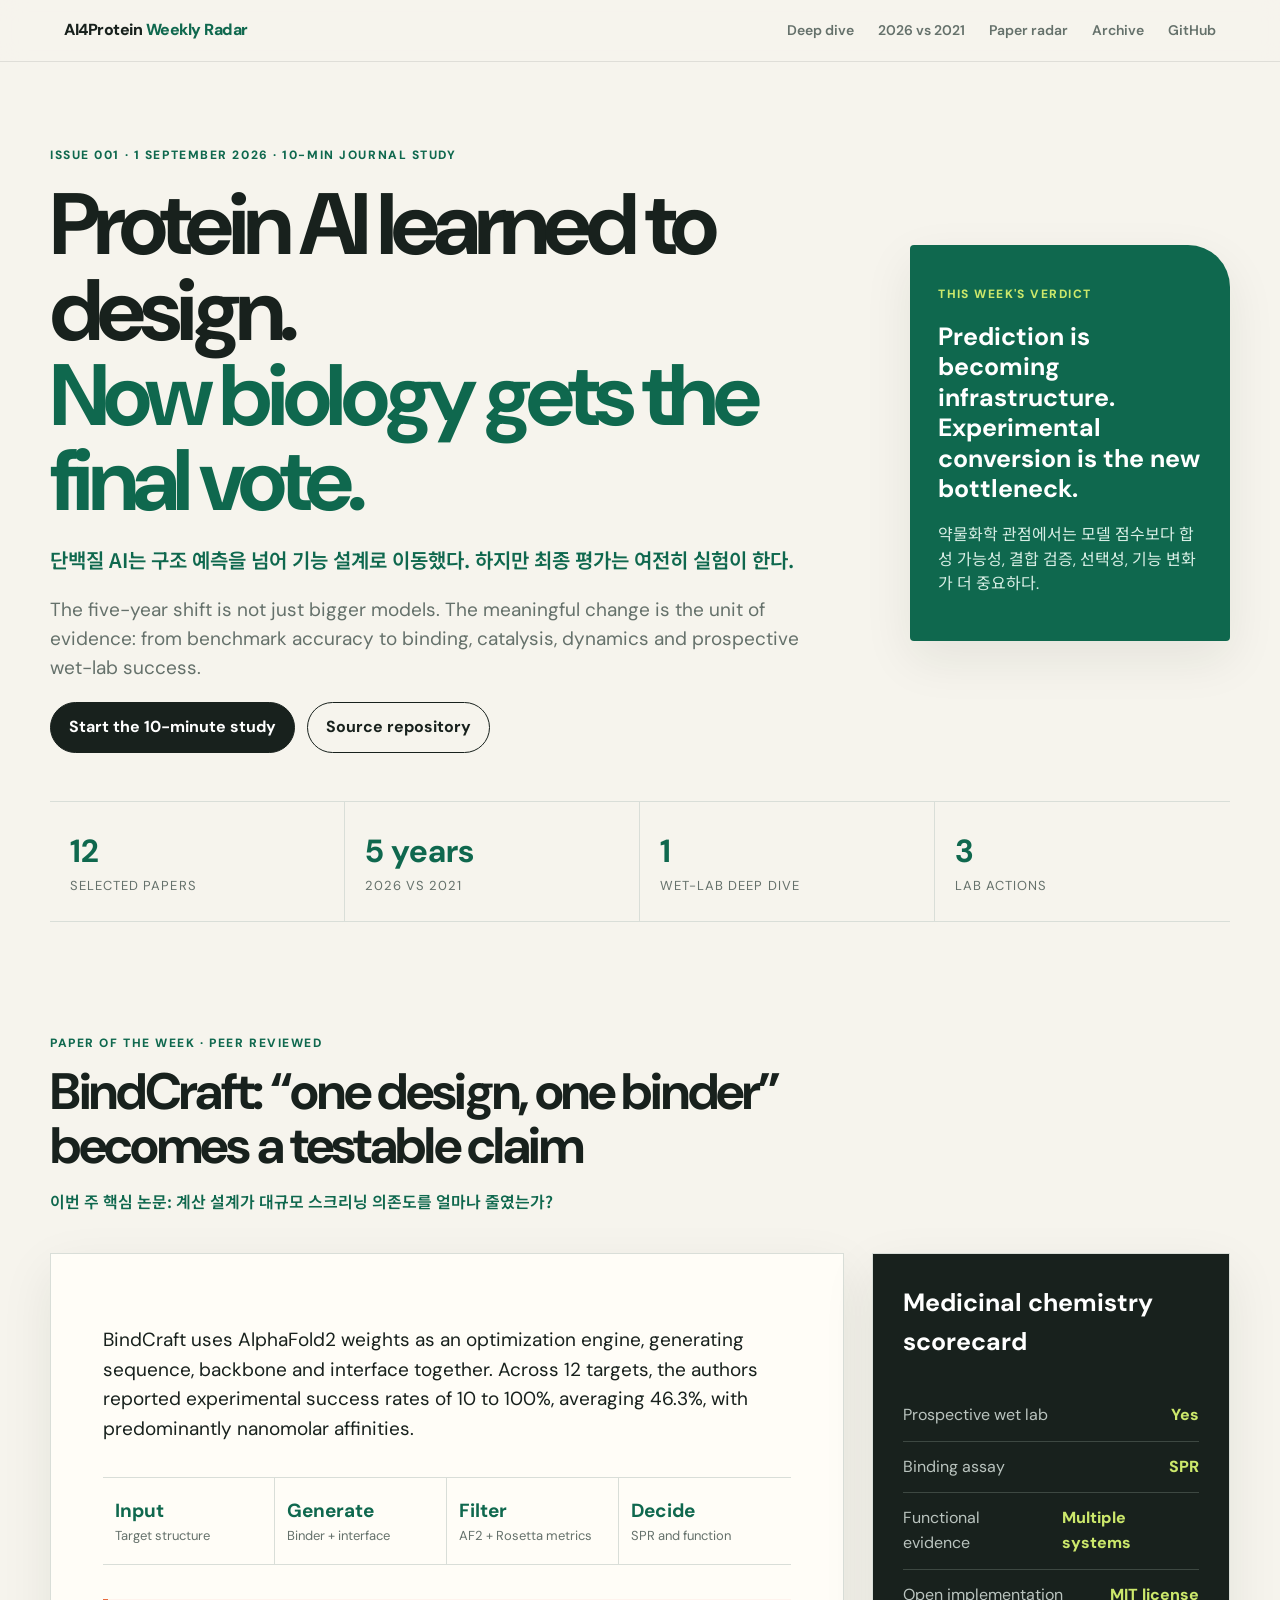
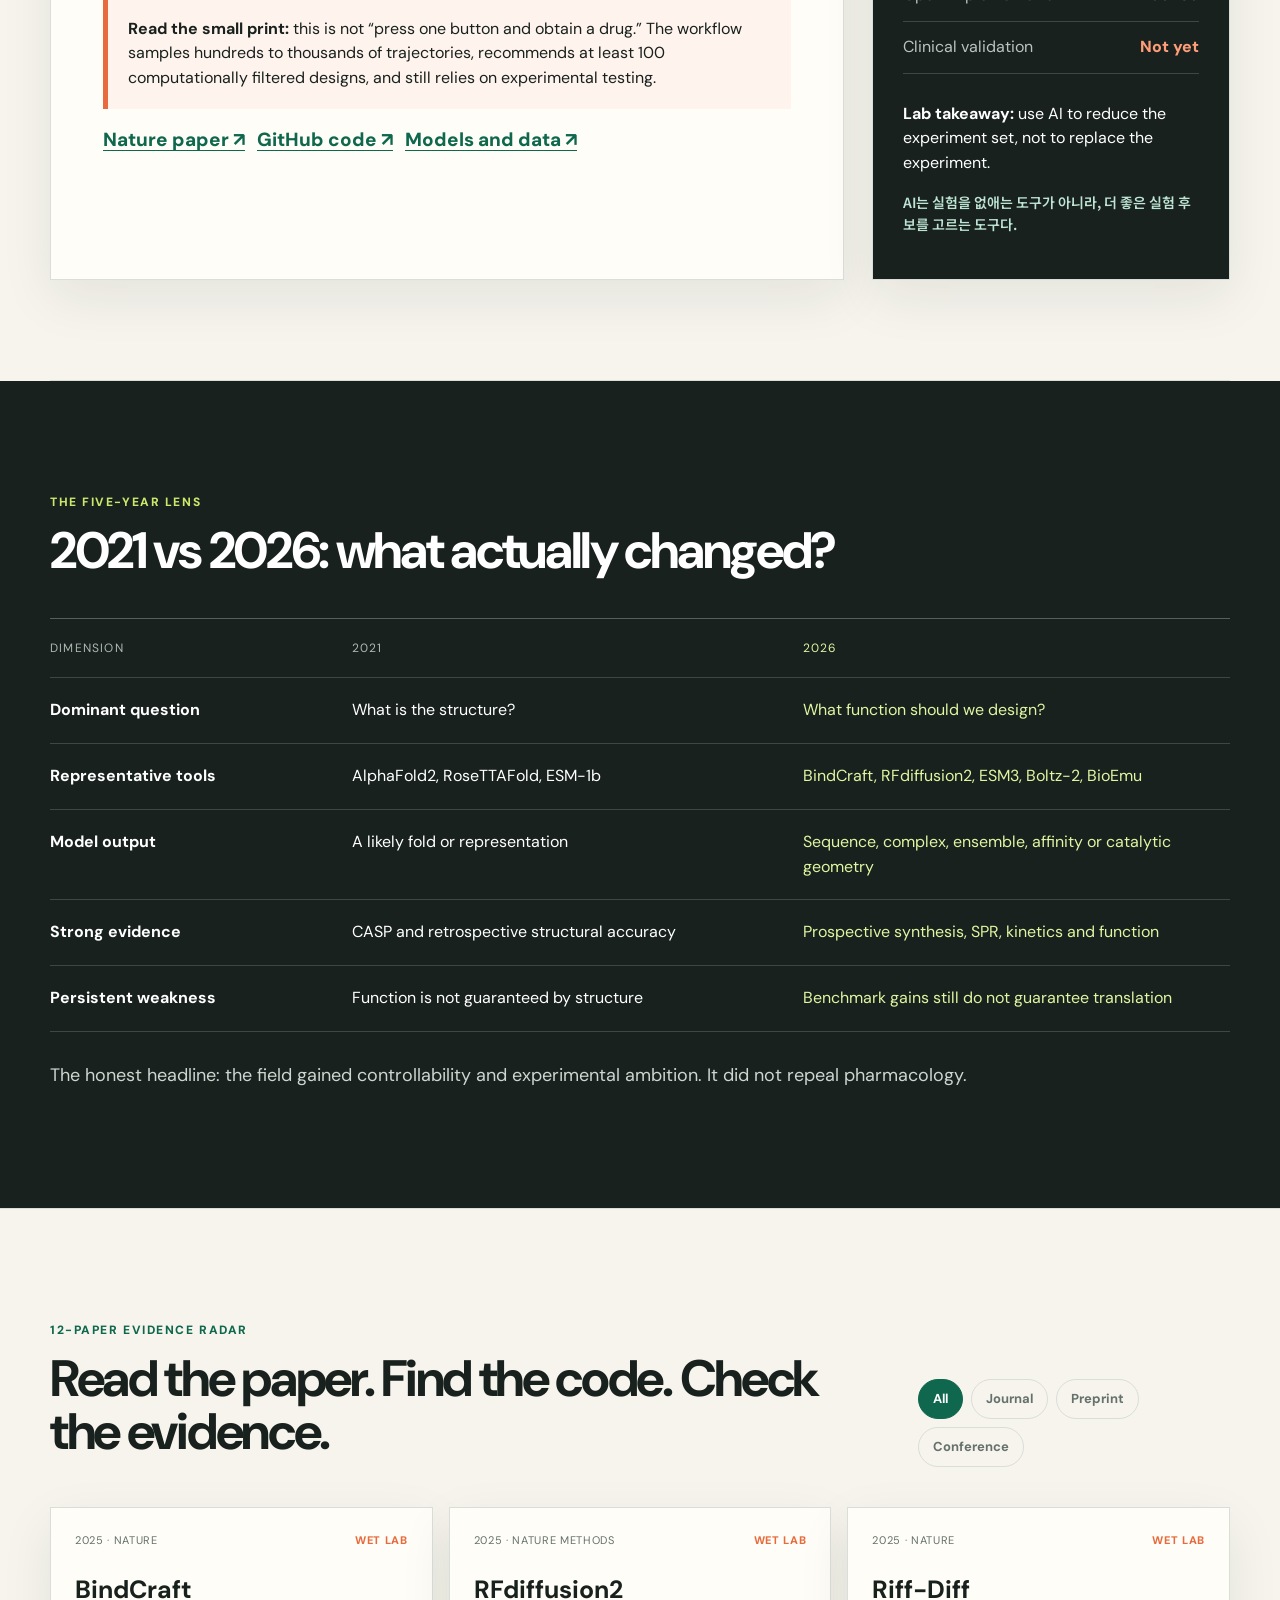
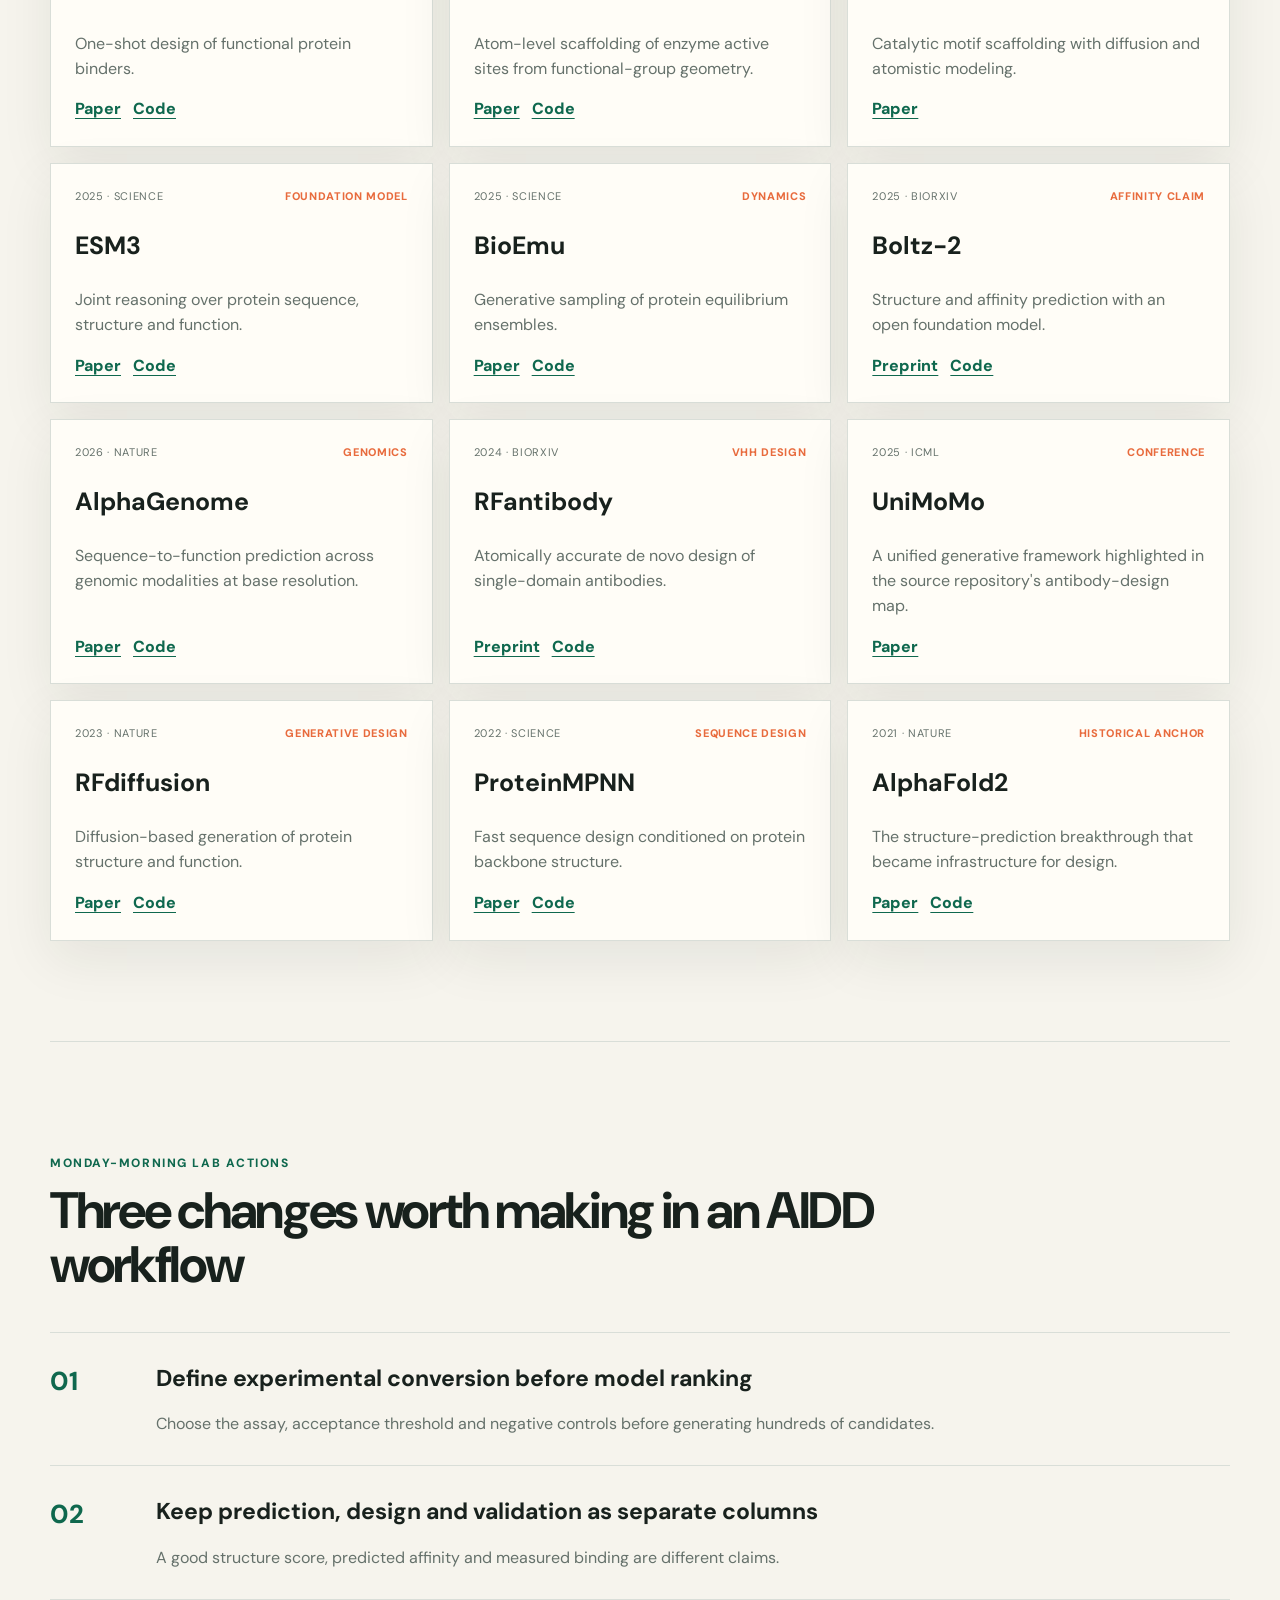
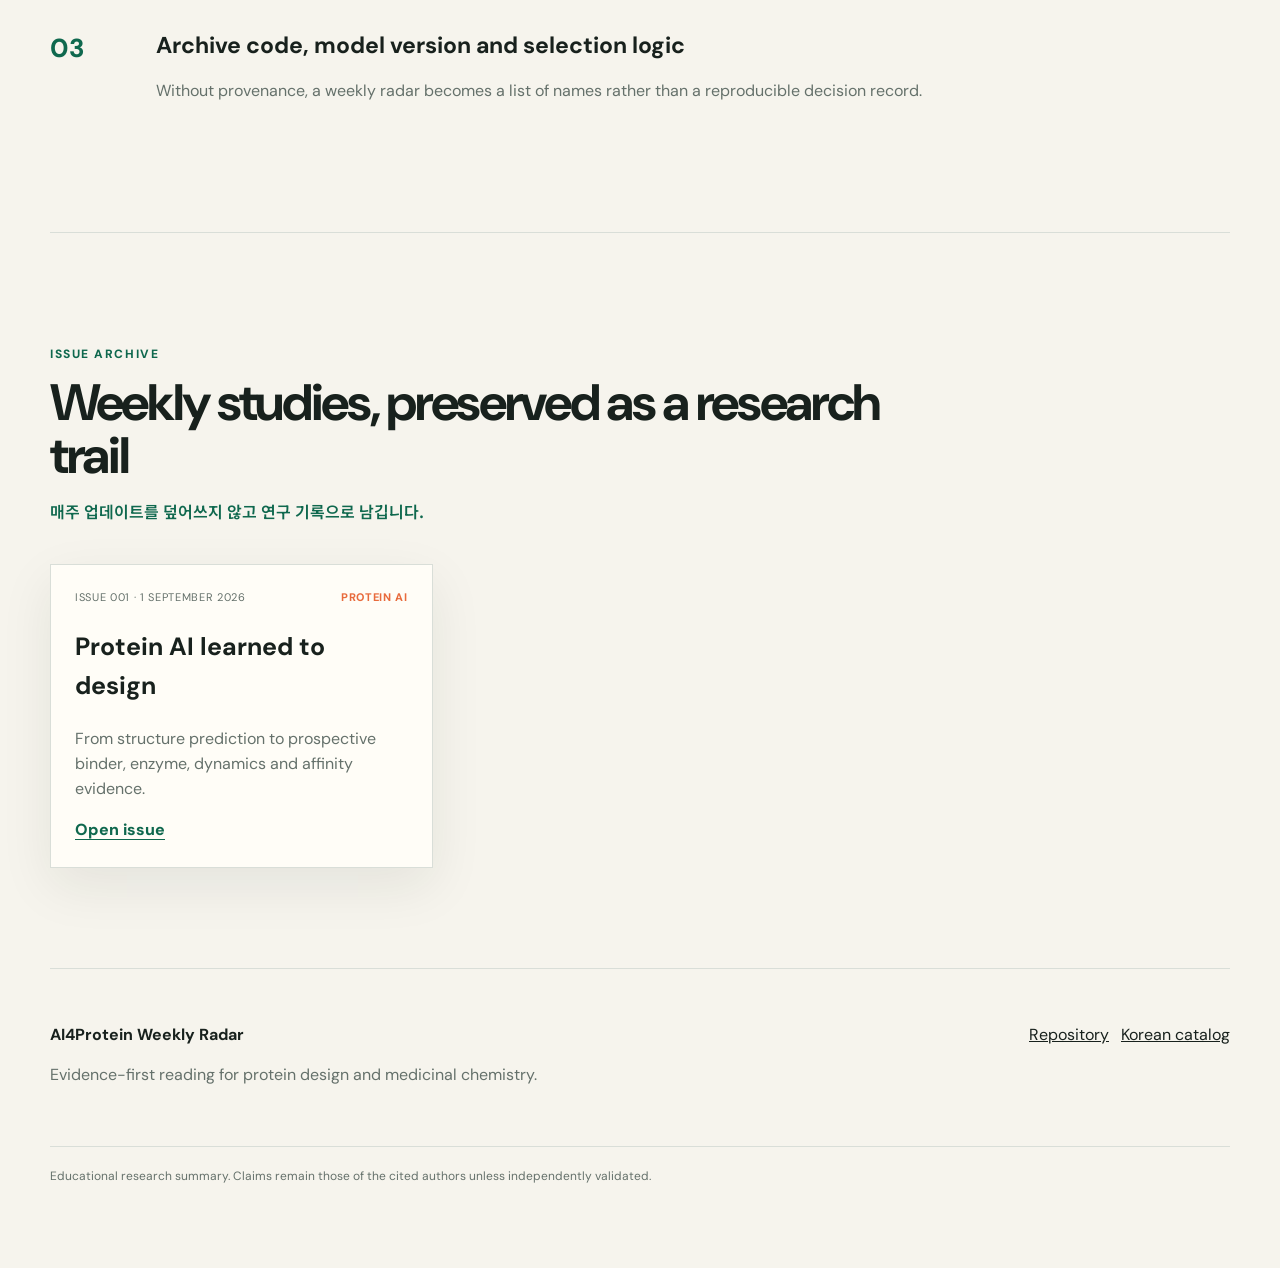
<file: index.html>
<!doctype html>
<html lang="en">
<head>
  <meta charset="utf-8">
  <meta name="viewport" content="width=device-width, initial-scale=1">
  <meta name="description" content="A weekly evidence-first journal study on AI for protein science and drug discovery.">
  <title>AI4Protein Weekly Radar</title>
  <link rel="preconnect" href="https://fonts.googleapis.com">
  <link rel="preconnect" href="https://fonts.gstatic.com" crossorigin>
  <link href="https://fonts.googleapis.com/css2?family=DM+Sans:wght@400;500;600;700&family=Noto+Sans+KR:wght@400;500;700&display=swap" rel="stylesheet">
  <link rel="stylesheet" href="styles.css">
</head>
<body>
  <header class="site-header">
    <a class="brand" href="#top">AI4Protein <span>Weekly Radar</span></a>
    <nav aria-label="Primary navigation">
      <a href="#deep-dive">Deep dive</a>
      <a href="#compare">2026 vs 2021</a>
      <a href="#radar">Paper radar</a>
      <a href="#archive">Archive</a>
      <a href="https://github.com/mrfeixiang/AI4protein-kr">GitHub</a>
    </nav>
  </header>

  <main id="top">
    <section class="hero">
      <div class="hero-copy">
        <p class="eyebrow">ISSUE 001 · 1 SEPTEMBER 2026 · 10-MIN JOURNAL STUDY</p>
        <h1>Protein AI learned to design.<br><span>Now biology gets the final vote.</span></h1>
        <p class="hero-ko">단백질 AI는 구조 예측을 넘어 기능 설계로 이동했다. 하지만 최종 평가는 여전히 실험이 한다.</p>
        <p class="lede">The five-year shift is not just bigger models. The meaningful change is the unit of evidence: from benchmark accuracy to binding, catalysis, dynamics and prospective wet-lab success.</p>
        <div class="hero-actions">
          <a class="button primary" href="#deep-dive">Start the 10-minute study</a>
          <a class="button ghost" href="https://github.com/mrfeixiang/AI4protein-kr">Source repository</a>
        </div>
      </div>
      <aside class="hero-note" aria-label="This week's verdict">
        <p class="note-label">THIS WEEK'S VERDICT</p>
        <strong>Prediction is becoming infrastructure. Experimental conversion is the new bottleneck.</strong>
        <p>약물화학 관점에서는 모델 점수보다 합성 가능성, 결합 검증, 선택성, 기능 변화가 더 중요하다.</p>
      </aside>
    </section>

    <section class="numbers" aria-label="Issue overview">
      <div><strong>12</strong><span>selected papers</span></div>
      <div><strong>5 years</strong><span>2026 vs 2021</span></div>
      <div><strong>1</strong><span>wet-lab deep dive</span></div>
      <div><strong>3</strong><span>lab actions</span></div>
    </section>

    <section id="deep-dive" class="section">
      <div class="section-heading">
        <p class="eyebrow">PAPER OF THE WEEK · PEER REVIEWED</p>
        <h2>BindCraft: “one design, one binder” becomes a testable claim</h2>
        <p class="section-ko">이번 주 핵심 논문: 계산 설계가 대규모 스크리닝 의존도를 얼마나 줄였는가?</p>
      </div>

      <div class="deep-grid">
        <article class="feature">
          <p>BindCraft uses AlphaFold2 weights as an optimization engine, generating sequence, backbone and interface together. Across 12 targets, the authors reported experimental success rates of 10 to 100%, averaging 46.3%, with predominantly nanomolar affinities.</p>
          <div class="evidence-strip">
            <div><b>Input</b><span>Target structure</span></div>
            <div><b>Generate</b><span>Binder + interface</span></div>
            <div><b>Filter</b><span>AF2 + Rosetta metrics</span></div>
            <div><b>Decide</b><span>SPR and function</span></div>
          </div>
          <p class="caution"><b>Read the small print:</b> this is not “press one button and obtain a drug.” The workflow samples hundreds to thousands of trajectories, recommends at least 100 computationally filtered designs, and still relies on experimental testing.</p>
          <div class="link-row">
            <a href="https://www.nature.com/articles/s41586-025-09429-6">Nature paper ↗</a>
            <a href="https://github.com/martinpacesa/BindCraft">GitHub code ↗</a>
            <a href="https://doi.org/10.5281/zenodo.14249738">Models and data ↗</a>
          </div>
        </article>

        <aside class="scorecard">
          <h3>Medicinal chemistry scorecard</h3>
          <dl>
            <div><dt>Prospective wet lab</dt><dd class="yes">Yes</dd></div>
            <div><dt>Binding assay</dt><dd class="yes">SPR</dd></div>
            <div><dt>Functional evidence</dt><dd class="yes">Multiple systems</dd></div>
            <div><dt>Open implementation</dt><dd class="yes">MIT license</dd></div>
            <div><dt>Clinical validation</dt><dd class="no">Not yet</dd></div>
          </dl>
          <p><b>Lab takeaway:</b> use AI to reduce the experiment set, not to replace the experiment.</p>
          <p class="section-ko">AI는 실험을 없애는 도구가 아니라, 더 좋은 실험 후보를 고르는 도구다.</p>
        </aside>
      </div>
    </section>

    <section id="compare" class="section compare-section">
      <div class="section-heading">
        <p class="eyebrow">THE FIVE-YEAR LENS</p>
        <h2>2021 vs 2026: what actually changed?</h2>
      </div>
      <div class="comparison" role="table" aria-label="2021 versus 2026 comparison">
        <div class="comparison-row header" role="row">
          <span role="columnheader">Dimension</span><span role="columnheader">2021</span><span role="columnheader">2026</span>
        </div>
        <div class="comparison-row" role="row">
          <b role="cell">Dominant question</b><span role="cell">What is the structure?</span><span role="cell">What function should we design?</span>
        </div>
        <div class="comparison-row" role="row">
          <b role="cell">Representative tools</b><span role="cell">AlphaFold2, RoseTTAFold, ESM-1b</span><span role="cell">BindCraft, RFdiffusion2, ESM3, Boltz-2, BioEmu</span>
        </div>
        <div class="comparison-row" role="row">
          <b role="cell">Model output</b><span role="cell">A likely fold or representation</span><span role="cell">Sequence, complex, ensemble, affinity or catalytic geometry</span>
        </div>
        <div class="comparison-row" role="row">
          <b role="cell">Strong evidence</b><span role="cell">CASP and retrospective structural accuracy</span><span role="cell">Prospective synthesis, SPR, kinetics and function</span>
        </div>
        <div class="comparison-row" role="row">
          <b role="cell">Persistent weakness</b><span role="cell">Function is not guaranteed by structure</span><span role="cell">Benchmark gains still do not guarantee translation</span>
        </div>
      </div>
      <p class="compare-foot">The honest headline: the field gained controllability and experimental ambition. It did not repeal pharmacology.</p>
    </section>

    <section id="radar" class="section">
      <div class="section-heading radar-heading">
        <div>
          <p class="eyebrow">12-PAPER EVIDENCE RADAR</p>
          <h2>Read the paper. Find the code. Check the evidence.</h2>
        </div>
        <div class="filters" aria-label="Filter papers">
          <button class="filter active" data-filter="all">All</button>
          <button class="filter" data-filter="journal">Journal</button>
          <button class="filter" data-filter="preprint">Preprint</button>
          <button class="filter" data-filter="conference">Conference</button>
        </div>
      </div>

      <div class="paper-grid">
        <article class="paper-card" data-type="journal">
          <div class="paper-meta"><span>2025 · Nature</span><em>Wet lab</em></div>
          <h3>BindCraft</h3><p>One-shot design of functional protein binders.</p>
          <div class="card-links"><a href="https://www.nature.com/articles/s41586-025-09429-6">Paper</a><a href="https://github.com/martinpacesa/BindCraft">Code</a></div>
        </article>
        <article class="paper-card" data-type="journal">
          <div class="paper-meta"><span>2025 · Nature Methods</span><em>Wet lab</em></div>
          <h3>RFdiffusion2</h3><p>Atom-level scaffolding of enzyme active sites from functional-group geometry.</p>
          <div class="card-links"><a href="https://www.nature.com/articles/s41592-025-02975-x">Paper</a><a href="https://github.com/RosettaCommons/RFdiffusion2">Code</a></div>
        </article>
        <article class="paper-card" data-type="journal">
          <div class="paper-meta"><span>2025 · Nature</span><em>Wet lab</em></div>
          <h3>Riff-Diff</h3><p>Catalytic motif scaffolding with diffusion and atomistic modeling.</p>
          <div class="card-links"><a href="https://www.nature.com/articles/s41586-025-09747-9">Paper</a></div>
        </article>
        <article class="paper-card" data-type="journal">
          <div class="paper-meta"><span>2025 · Science</span><em>Foundation model</em></div>
          <h3>ESM3</h3><p>Joint reasoning over protein sequence, structure and function.</p>
          <div class="card-links"><a href="https://www.science.org/doi/10.1126/science.ads0018">Paper</a><a href="https://github.com/evolutionaryscale/esm">Code</a></div>
        </article>
        <article class="paper-card" data-type="journal">
          <div class="paper-meta"><span>2025 · Science</span><em>Dynamics</em></div>
          <h3>BioEmu</h3><p>Generative sampling of protein equilibrium ensembles.</p>
          <div class="card-links"><a href="https://www.science.org/doi/10.1126/science.adv9817">Paper</a><a href="https://github.com/microsoft/bioemu">Code</a></div>
        </article>
        <article class="paper-card" data-type="preprint">
          <div class="paper-meta"><span>2025 · bioRxiv</span><em>Affinity claim</em></div>
          <h3>Boltz-2</h3><p>Structure and affinity prediction with an open foundation model.</p>
          <div class="card-links"><a href="https://www.biorxiv.org/content/10.1101/2025.06.14.659707">Preprint</a><a href="https://github.com/jwohlwend/boltz">Code</a></div>
        </article>
        <article class="paper-card" data-type="journal">
          <div class="paper-meta"><span>2026 · Nature</span><em>Genomics</em></div>
          <h3>AlphaGenome</h3><p>Sequence-to-function prediction across genomic modalities at base resolution.</p>
          <div class="card-links"><a href="https://www.nature.com/articles/s41586-025-10014-0">Paper</a><a href="https://github.com/google-deepmind/alphagenome">Code</a></div>
        </article>
        <article class="paper-card" data-type="preprint">
          <div class="paper-meta"><span>2024 · bioRxiv</span><em>VHH design</em></div>
          <h3>RFantibody</h3><p>Atomically accurate de novo design of single-domain antibodies.</p>
          <div class="card-links"><a href="https://www.biorxiv.org/content/10.1101/2024.03.14.585103">Preprint</a><a href="https://github.com/RosettaCommons/RFantibody">Code</a></div>
        </article>
        <article class="paper-card" data-type="conference">
          <div class="paper-meta"><span>2025 · ICML</span><em>Conference</em></div>
          <h3>UniMoMo</h3><p>A unified generative framework highlighted in the source repository's antibody-design map.</p>
          <div class="card-links"><a href="https://openreview.net/pdf?id=KUN7A7Okb6">Paper</a></div>
        </article>
        <article class="paper-card" data-type="journal">
          <div class="paper-meta"><span>2023 · Nature</span><em>Generative design</em></div>
          <h3>RFdiffusion</h3><p>Diffusion-based generation of protein structure and function.</p>
          <div class="card-links"><a href="https://www.nature.com/articles/s41586-023-06415-8">Paper</a><a href="https://github.com/RosettaCommons/RFdiffusion">Code</a></div>
        </article>
        <article class="paper-card" data-type="journal">
          <div class="paper-meta"><span>2022 · Science</span><em>Sequence design</em></div>
          <h3>ProteinMPNN</h3><p>Fast sequence design conditioned on protein backbone structure.</p>
          <div class="card-links"><a href="https://www.science.org/doi/10.1126/science.add2187">Paper</a><a href="https://github.com/dauparas/ProteinMPNN">Code</a></div>
        </article>
        <article class="paper-card" data-type="journal">
          <div class="paper-meta"><span>2021 · Nature</span><em>Historical anchor</em></div>
          <h3>AlphaFold2</h3><p>The structure-prediction breakthrough that became infrastructure for design.</p>
          <div class="card-links"><a href="https://www.nature.com/articles/s41586-021-03819-2">Paper</a><a href="https://github.com/google-deepmind/alphafold">Code</a></div>
        </article>
      </div>
    </section>

    <section class="section actions-section">
      <div class="section-heading">
        <p class="eyebrow">MONDAY-MORNING LAB ACTIONS</p>
        <h2>Three changes worth making in an AIDD workflow</h2>
      </div>
      <ol class="actions-list">
        <li><span>01</span><div><h3>Define experimental conversion before model ranking</h3><p>Choose the assay, acceptance threshold and negative controls before generating hundreds of candidates.</p></div></li>
        <li><span>02</span><div><h3>Keep prediction, design and validation as separate columns</h3><p>A good structure score, predicted affinity and measured binding are different claims.</p></div></li>
        <li><span>03</span><div><h3>Archive code, model version and selection logic</h3><p>Without provenance, a weekly radar becomes a list of names rather than a reproducible decision record.</p></div></li>
      </ol>
    </section>
    <section id="archive" class="section">
      <div class="section-heading">
        <p class="eyebrow">ISSUE ARCHIVE</p>
        <h2>Weekly studies, preserved as a research trail</h2>
        <p class="section-ko">매주 업데이트를 덮어쓰지 않고 연구 기록으로 남깁니다.</p>
      </div>
      <div class="paper-grid">
        <article class="paper-card">
          <div class="paper-meta"><span>Issue 001 · 1 September 2026</span><em>Protein AI</em></div>
          <h3>Protein AI learned to design</h3>
          <p>From structure prediction to prospective binder, enzyme, dynamics and affinity evidence.</p>
          <div class="card-links"><a href="issues/2026-09-01.html">Open issue</a></div>
        </article>
      </div>
    </section>
  </main>

  <footer>
    <div><b>AI4Protein Weekly Radar</b><p>Evidence-first reading for protein design and medicinal chemistry.</p></div>
    <div class="footer-links"><a href="https://github.com/mrfeixiang/AI4protein-kr">Repository</a><a href="https://github.com/mrfeixiang/AI4protein-kr/blob/main/README.md">Korean catalog</a></div>
    <p class="disclaimer">Educational research summary. Claims remain those of the cited authors unless independently validated.</p>
  </footer>
  <script src="app.js"></script>
</body>
</html>
</file>
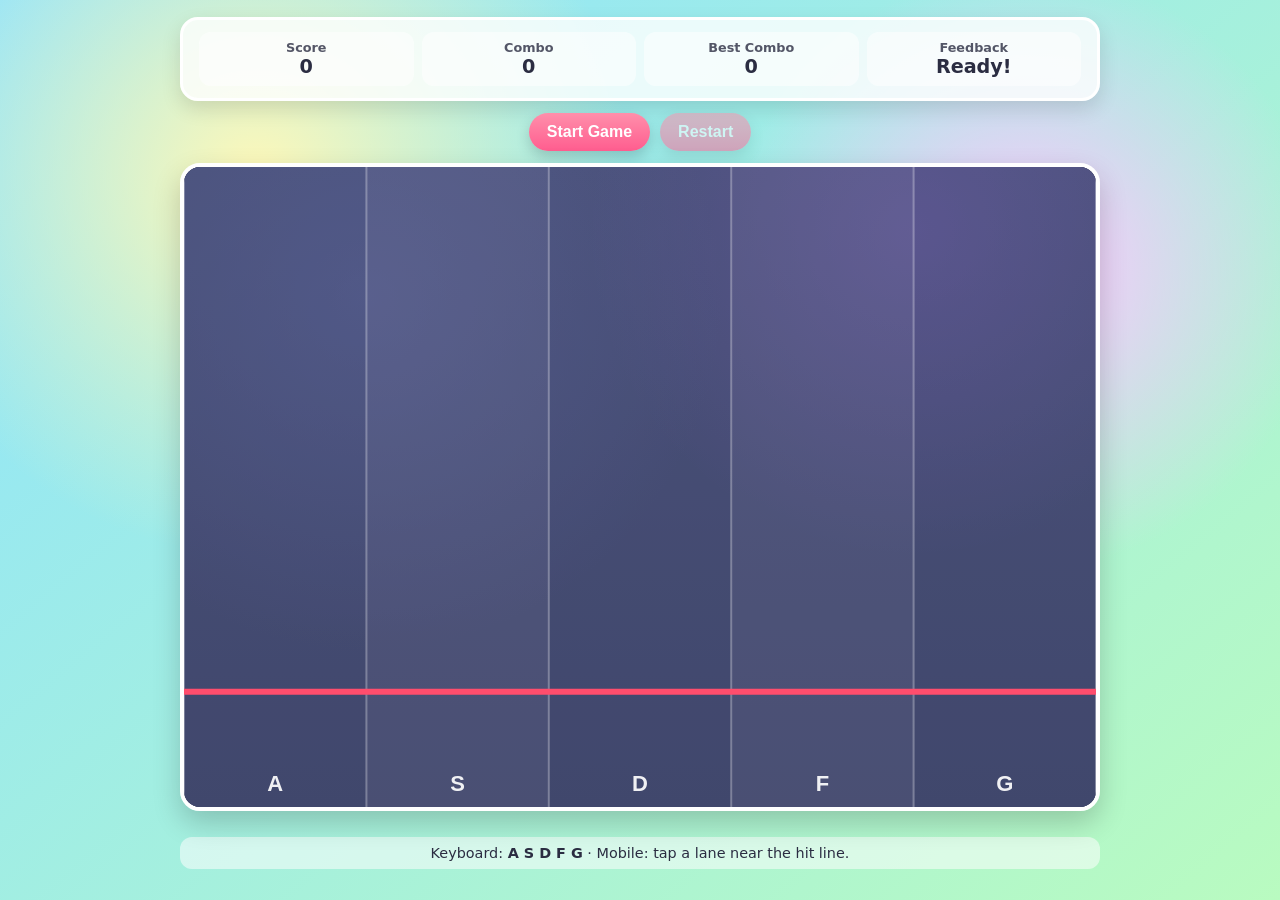
<file: piano_hero.html>
<!DOCTYPE html>
<html lang="en">
<head>
  <meta charset="UTF-8" />
  <meta name="viewport" content="width=device-width, initial-scale=1.0" />
  <title>Piano Hero</title>
  <style>
    :root {
      --bg1: #8ee3ff;
      --bg2: #b9fbc0;
      --panel: #ffffffcc;
      --lane-border: #ffffff88;
      --hit-line: #ff4d6d;
      --text: #2b2d42;
      --perfect: #06d6a0;
      --good: #ffd166;
      --miss: #ef476f;
    }

    * { box-sizing: border-box; }

    body {
      margin: 0;
      font-family: "Comic Sans MS", "Trebuchet MS", system-ui, sans-serif;
      color: var(--text);
      background: radial-gradient(circle at 20% 20%, #fff8b8 0%, transparent 30%),
                  radial-gradient(circle at 80% 30%, #ffc6ff 0%, transparent 25%),
                  linear-gradient(140deg, var(--bg1), var(--bg2));
      min-height: 100vh;
      display: grid;
      place-items: center;
      overflow: hidden;
    }

    .wrap {
      width: min(920px, 95vw);
      display: grid;
      gap: 12px;
      grid-template-columns: 1fr;
    }

    .hud {
      background: var(--panel);
      border: 3px solid #ffffff;
      border-radius: 18px;
      padding: 12px 16px;
      display: grid;
      grid-template-columns: repeat(4, minmax(0, 1fr));
      gap: 8px;
      box-shadow: 0 8px 20px #0000001f;
    }

    .stat {
      background: #ffffff8a;
      border-radius: 12px;
      padding: 8px;
      text-align: center;
      font-weight: 700;
    }

    .label {
      font-size: 0.8rem;
      opacity: 0.8;
      display: block;
    }

    .value {
      font-size: 1.2rem;
    }

    .controls {
      display: flex;
      gap: 10px;
      justify-content: center;
      flex-wrap: wrap;
    }

    button {
      appearance: none;
      border: 0;
      background: linear-gradient(180deg, #ff8fab, #ff5d8f);
      color: #fff;
      font-weight: 800;
      padding: 10px 18px;
      border-radius: 999px;
      cursor: pointer;
      box-shadow: 0 6px 14px #0000002b;
      font-size: 1rem;
    }

    button:hover { transform: translateY(-1px); }
    button:active { transform: translateY(1px); }
    button:disabled { opacity: 0.5; cursor: not-allowed; }

    .canvas-wrap {
      position: relative;
      border: 4px solid #fff;
      border-radius: 20px;
      overflow: hidden;
      background: linear-gradient(180deg, #1f2340, #2c315a);
      box-shadow: 0 12px 28px #00000030;
      touch-action: none;
    }

    canvas {
      display: block;
      width: 100%;
      height: min(72vh, 640px);
      background:
        radial-gradient(circle at 20% 20%, #40487a66 0%, transparent 40%),
        radial-gradient(circle at 80% 10%, #9d4edd33 0%, transparent 35%),
        linear-gradient(180deg, #232946, #161b33);
    }

    .hint {
      text-align: center;
      font-size: 0.9rem;
      background: #ffffff88;
      border-radius: 12px;
      padding: 8px 12px;
    }

    @media (max-width: 640px) {
      .hud { grid-template-columns: repeat(2, minmax(0, 1fr)); }
      .value { font-size: 1.05rem; }
      button { font-size: 0.95rem; }
    }
  </style>
</head>
<body>
  <main class="wrap">
    <section class="hud" aria-label="Game status">
      <div class="stat"><span class="label">Score</span><span id="score" class="value">0</span></div>
      <div class="stat"><span class="label">Combo</span><span id="combo" class="value">0</span></div>
      <div class="stat"><span class="label">Best Combo</span><span id="bestCombo" class="value">0</span></div>
      <div class="stat"><span class="label">Feedback</span><span id="feedback" class="value">Ready!</span></div>
    </section>

    <section class="controls">
      <button id="startBtn">Start Game</button>
      <button id="restartBtn" disabled>Restart</button>
    </section>

    <section class="canvas-wrap">
      <canvas id="gameCanvas" width="900" height="640"></canvas>
    </section>

    <p class="hint">Keyboard: <strong>A S D F G</strong> &middot; Mobile: tap a lane near the hit line.</p>
  </main>

  <script>
    const LANES = ["A", "S", "D", "F", "G"];
    const LANE_COLORS = ["#ff6b6b", "#ffd166", "#06d6a0", "#4cc9f0", "#b388ff"];
    const SCORE_EL = document.getElementById("score");
    const COMBO_EL = document.getElementById("combo");
    const BEST_COMBO_EL = document.getElementById("bestCombo");
    const FEEDBACK_EL = document.getElementById("feedback");
    const START_BTN = document.getElementById("startBtn");
    const RESTART_BTN = document.getElementById("restartBtn");
    const CANVAS = document.getElementById("gameCanvas");
    const CTX = CANVAS.getContext("2d");

    const game = {
      running: false,
      score: 0,
      combo: 0,
      bestCombo: 0,
      laneFlash: Array(5).fill(0),
      notes: [],
      particles: [],
      spawnTimer: 0,
      spawnInterval: 0.8,
      speed: 210,
      difficultyTimer: 0,
      feedback: "Ready!",
      feedbackColor: "#fff",
      lastTime: 0,
      hitLineY: 0,
      perfectWindow: 22,
      goodWindow: 48,
      bgPulse: 0,
      bgMusicStarted: false,
    };

    let audioCtx;
    let bgGain;
    let masterGain;

    function resizeCanvas() {
      const dpr = Math.max(1, window.devicePixelRatio || 1);
      const rect = CANVAS.getBoundingClientRect();
      CANVAS.width = Math.floor(rect.width * dpr);
      CANVAS.height = Math.floor(rect.height * dpr);
      CTX.setTransform(dpr, 0, 0, dpr, 0, 0);
      game.hitLineY = rect.height * 0.82;
    }

    window.addEventListener("resize", resizeCanvas);
    resizeCanvas();

    function setupAudio() {
      if (audioCtx) return;
      audioCtx = new (window.AudioContext || window.webkitAudioContext)();
      masterGain = audioCtx.createGain();
      masterGain.gain.value = 0.25;
      masterGain.connect(audioCtx.destination);

      bgGain = audioCtx.createGain();
      bgGain.gain.value = 0.09;
      bgGain.connect(masterGain);
    }

    function playKeyTone(laneIdx) {
      if (!audioCtx) return;
      const freqs = [261.63, 293.66, 329.63, 349.23, 392.0];
      const now = audioCtx.currentTime;
      const osc = audioCtx.createOscillator();
      const gain = audioCtx.createGain();

      osc.type = "triangle";
      osc.frequency.setValueAtTime(freqs[laneIdx], now);
      gain.gain.setValueAtTime(0.0001, now);
      gain.gain.exponentialRampToValueAtTime(0.7, now + 0.01);
      gain.gain.exponentialRampToValueAtTime(0.0001, now + 0.24);

      osc.connect(gain);
      gain.connect(masterGain);
      osc.start(now);
      osc.stop(now + 0.25);
    }

    function playBackgroundLoop() {
      if (!audioCtx || game.bgMusicStarted) return;
      game.bgMusicStarted = true;
      const progression = [196.00, 220.00, 246.94, 174.61];
      const step = 0.6;
      const now = audioCtx.currentTime + 0.05;

      for (let i = 0; i < progression.length; i++) {
        const t = now + i * step;
        const osc = audioCtx.createOscillator();
        osc.type = "sine";
        osc.frequency.setValueAtTime(progression[i], t);

        const gain = audioCtx.createGain();
        gain.gain.setValueAtTime(0.0001, t);
        gain.gain.exponentialRampToValueAtTime(0.3, t + 0.04);
        gain.gain.exponentialRampToValueAtTime(0.0001, t + step);

        osc.connect(gain);
        gain.connect(bgGain);
        osc.start(t);
        osc.stop(t + step);
      }

      setTimeout(() => {
        if (game.running) playBackgroundLoop();
      }, progression.length * step * 1000 - 25);
    }

    function resetGameState() {
      game.score = 0;
      game.combo = 0;
      game.bestCombo = 0;
      game.notes = [];
      game.particles = [];
      game.spawnTimer = 0;
      game.spawnInterval = 0.8;
      game.speed = 210;
      game.difficultyTimer = 0;
      game.feedback = "Go!";
      game.feedbackColor = "#fff";
      game.lastTime = performance.now();
      game.bgPulse = 0;
      game.bgMusicStarted = false;
      game.laneFlash = Array(5).fill(0);
      updateHUD();
    }

    function startGame() {
      setupAudio();
      audioCtx.resume();
      resetGameState();
      game.running = true;
      START_BTN.disabled = true;
      RESTART_BTN.disabled = false;
      requestAnimationFrame(loop);
      playBackgroundLoop();
    }

    function restartGame() {
      if (!audioCtx) setupAudio();
      audioCtx.resume();
      resetGameState();
      game.running = true;
      playBackgroundLoop();
      requestAnimationFrame(loop);
    }

    function spawnNote() {
      const lane = Math.floor(Math.random() * 5);
      game.notes.push({
        lane,
        y: -30,
        h: 26,
        w: 0,
        judged: false,
      });
    }

    function setFeedback(text, color) {
      game.feedback = text;
      game.feedbackColor = color;
      FEEDBACK_EL.textContent = text;
      FEEDBACK_EL.style.color = color;
    }

    function addParticles(x, y, color) {
      for (let i = 0; i < 14; i++) {
        const ang = (Math.PI * 2 * i) / 14 + Math.random() * 0.2;
        const speed = 80 + Math.random() * 140;
        game.particles.push({
          x,
          y,
          vx: Math.cos(ang) * speed,
          vy: Math.sin(ang) * speed - 60,
          life: 0.45 + Math.random() * 0.35,
          t: 0,
          color,
          size: 2 + Math.random() * 4,
        });
      }
    }

    function tryHit(laneIdx) {
      if (!game.running) return;
      game.laneFlash[laneIdx] = 0.16;

      const laneNotes = game.notes
        .filter(n => n.lane === laneIdx && !n.judged)
        .sort((a, b) => b.y - a.y);

      if (!laneNotes.length) {
        miss();
        return;
      }

      const note = laneNotes.find(n => n.y <= game.hitLineY + game.goodWindow + 4);
      if (!note) {
        miss();
        return;
      }

      const dist = Math.abs((note.y + note.h * 0.5) - game.hitLineY);
      const laneWidth = CANVAS.getBoundingClientRect().width / 5;
      const px = laneIdx * laneWidth + laneWidth * 0.5;

      if (dist <= game.perfectWindow) {
        note.judged = true;
        game.score += 120 + game.combo * 2;
        game.combo += 1;
        game.bestCombo = Math.max(game.bestCombo, game.combo);
        setFeedback("Perfect!", "#06d6a0");
        addParticles(px, game.hitLineY, LANE_COLORS[laneIdx]);
        playKeyTone(laneIdx);
      } else if (dist <= game.goodWindow) {
        note.judged = true;
        game.score += 70 + game.combo;
        game.combo += 1;
        game.bestCombo = Math.max(game.bestCombo, game.combo);
        setFeedback("Good!", "#ffd166");
        addParticles(px, game.hitLineY, LANE_COLORS[laneIdx]);
        playKeyTone(laneIdx);
      } else {
        miss();
      }

      updateHUD();
    }

    function miss() {
      game.combo = 0;
      setFeedback("Miss!", "#ef476f");
      updateHUD();
    }

    function updateHUD() {
      SCORE_EL.textContent = Math.floor(game.score);
      COMBO_EL.textContent = game.combo;
      BEST_COMBO_EL.textContent = game.bestCombo;
      FEEDBACK_EL.textContent = game.feedback;
    }

    function update(dt) {
      game.spawnTimer += dt;
      game.difficultyTimer += dt;
      game.bgPulse += dt * 2.5;

      if (game.difficultyTimer > 6) {
        game.difficultyTimer = 0;
        game.speed += 15;
        game.spawnInterval = Math.max(0.35, game.spawnInterval - 0.05);
      }

      while (game.spawnTimer >= game.spawnInterval) {
        game.spawnTimer -= game.spawnInterval;
        spawnNote();
      }

      for (const n of game.notes) {
        n.y += game.speed * dt;
      }

      const canvasH = CANVAS.getBoundingClientRect().height;
      for (const n of game.notes) {
        if (!n.judged && n.y > game.hitLineY + game.goodWindow + 28) {
          n.judged = true;
          miss();
        }
      }

      game.notes = game.notes.filter(n => n.y < canvasH + 50 && !n.judged);

      for (const p of game.particles) {
        p.t += dt;
        p.vy += 420 * dt;
        p.x += p.vx * dt;
        p.y += p.vy * dt;
      }
      game.particles = game.particles.filter(p => p.t < p.life);

      game.laneFlash = game.laneFlash.map(v => Math.max(0, v - dt));
    }

    function drawRoundedRect(x, y, w, h, r, color) {
      CTX.fillStyle = color;
      CTX.beginPath();
      CTX.moveTo(x + r, y);
      CTX.lineTo(x + w - r, y);
      CTX.quadraticCurveTo(x + w, y, x + w, y + r);
      CTX.lineTo(x + w, y + h - r);
      CTX.quadraticCurveTo(x + w, y + h, x + w - r, y + h);
      CTX.lineTo(x + r, y + h);
      CTX.quadraticCurveTo(x, y + h, x, y + h - r);
      CTX.lineTo(x, y + r);
      CTX.quadraticCurveTo(x, y, x + r, y);
      CTX.closePath();
      CTX.fill();
    }

    function render() {
      const rect = CANVAS.getBoundingClientRect();
      const w = rect.width;
      const h = rect.height;
      const laneW = w / 5;

      const pulse = (Math.sin(game.bgPulse) + 1) * 0.5;
      CTX.clearRect(0, 0, w, h);
      CTX.fillStyle = `rgba(84, 103, 255, ${0.13 + pulse * 0.05})`;
      CTX.fillRect(0, 0, w, h);

      for (let i = 0; i < 5; i++) {
        const x = i * laneW;
        const alpha = 0.15 + (i % 2) * 0.04 + game.laneFlash[i] * 0.4;
        CTX.fillStyle = `rgba(255,255,255,${alpha})`;
        CTX.fillRect(x, 0, laneW, h);

        CTX.strokeStyle = "rgba(255,255,255,0.3)";
        CTX.lineWidth = 2;
        CTX.beginPath();
        CTX.moveTo(x, 0);
        CTX.lineTo(x, h);
        CTX.stroke();

        CTX.fillStyle = "rgba(255,255,255,0.92)";
        CTX.font = "bold 22px Comic Sans MS, sans-serif";
        CTX.textAlign = "center";
        CTX.fillText(LANES[i], x + laneW / 2, h - 16);
      }

      CTX.strokeStyle = "rgba(255,255,255,0.38)";
      CTX.beginPath();
      CTX.moveTo(w, 0);
      CTX.lineTo(w, h);
      CTX.stroke();

      CTX.strokeStyle = "#ff4d6d";
      CTX.lineWidth = 6;
      CTX.beginPath();
      CTX.moveTo(0, game.hitLineY);
      CTX.lineTo(w, game.hitLineY);
      CTX.stroke();

      CTX.lineWidth = 1;
      for (const n of game.notes) {
        n.w = laneW * 0.72;
        const x = n.lane * laneW + (laneW - n.w) / 2;
        drawRoundedRect(x, n.y - n.h / 2, n.w, n.h, 10, LANE_COLORS[n.lane]);
      }

      for (const p of game.particles) {
        const life = 1 - p.t / p.life;
        CTX.globalAlpha = Math.max(0, life);
        CTX.fillStyle = p.color;
        CTX.beginPath();
        CTX.arc(p.x, p.y, p.size * life, 0, Math.PI * 2);
        CTX.fill();
      }
      CTX.globalAlpha = 1;
    }

    function loop(t) {
      if (!game.running) return;
      const dt = Math.min(0.033, (t - game.lastTime) / 1000 || 0);
      game.lastTime = t;

      update(dt);
      render();
      requestAnimationFrame(loop);
    }

    function keyToLane(key) {
      const idx = LANES.indexOf(key.toUpperCase());
      return idx;
    }

    function onKeyDown(e) {
      const lane = keyToLane(e.key);
      if (lane === -1) return;
      e.preventDefault();
      tryHit(lane);
    }

    function laneFromPointer(clientX) {
      const rect = CANVAS.getBoundingClientRect();
      const x = clientX - rect.left;
      const lane = Math.floor((x / rect.width) * 5);
      return Math.max(0, Math.min(4, lane));
    }

    function onPointerDown(e) {
      const lane = laneFromPointer(e.clientX);
      tryHit(lane);
    }

    CANVAS.addEventListener("pointerdown", onPointerDown);
    window.addEventListener("keydown", onKeyDown);
    START_BTN.addEventListener("click", startGame);
    RESTART_BTN.addEventListener("click", restartGame);

    // Intro render
    render();
  </script>
</body>
</html>
</file>
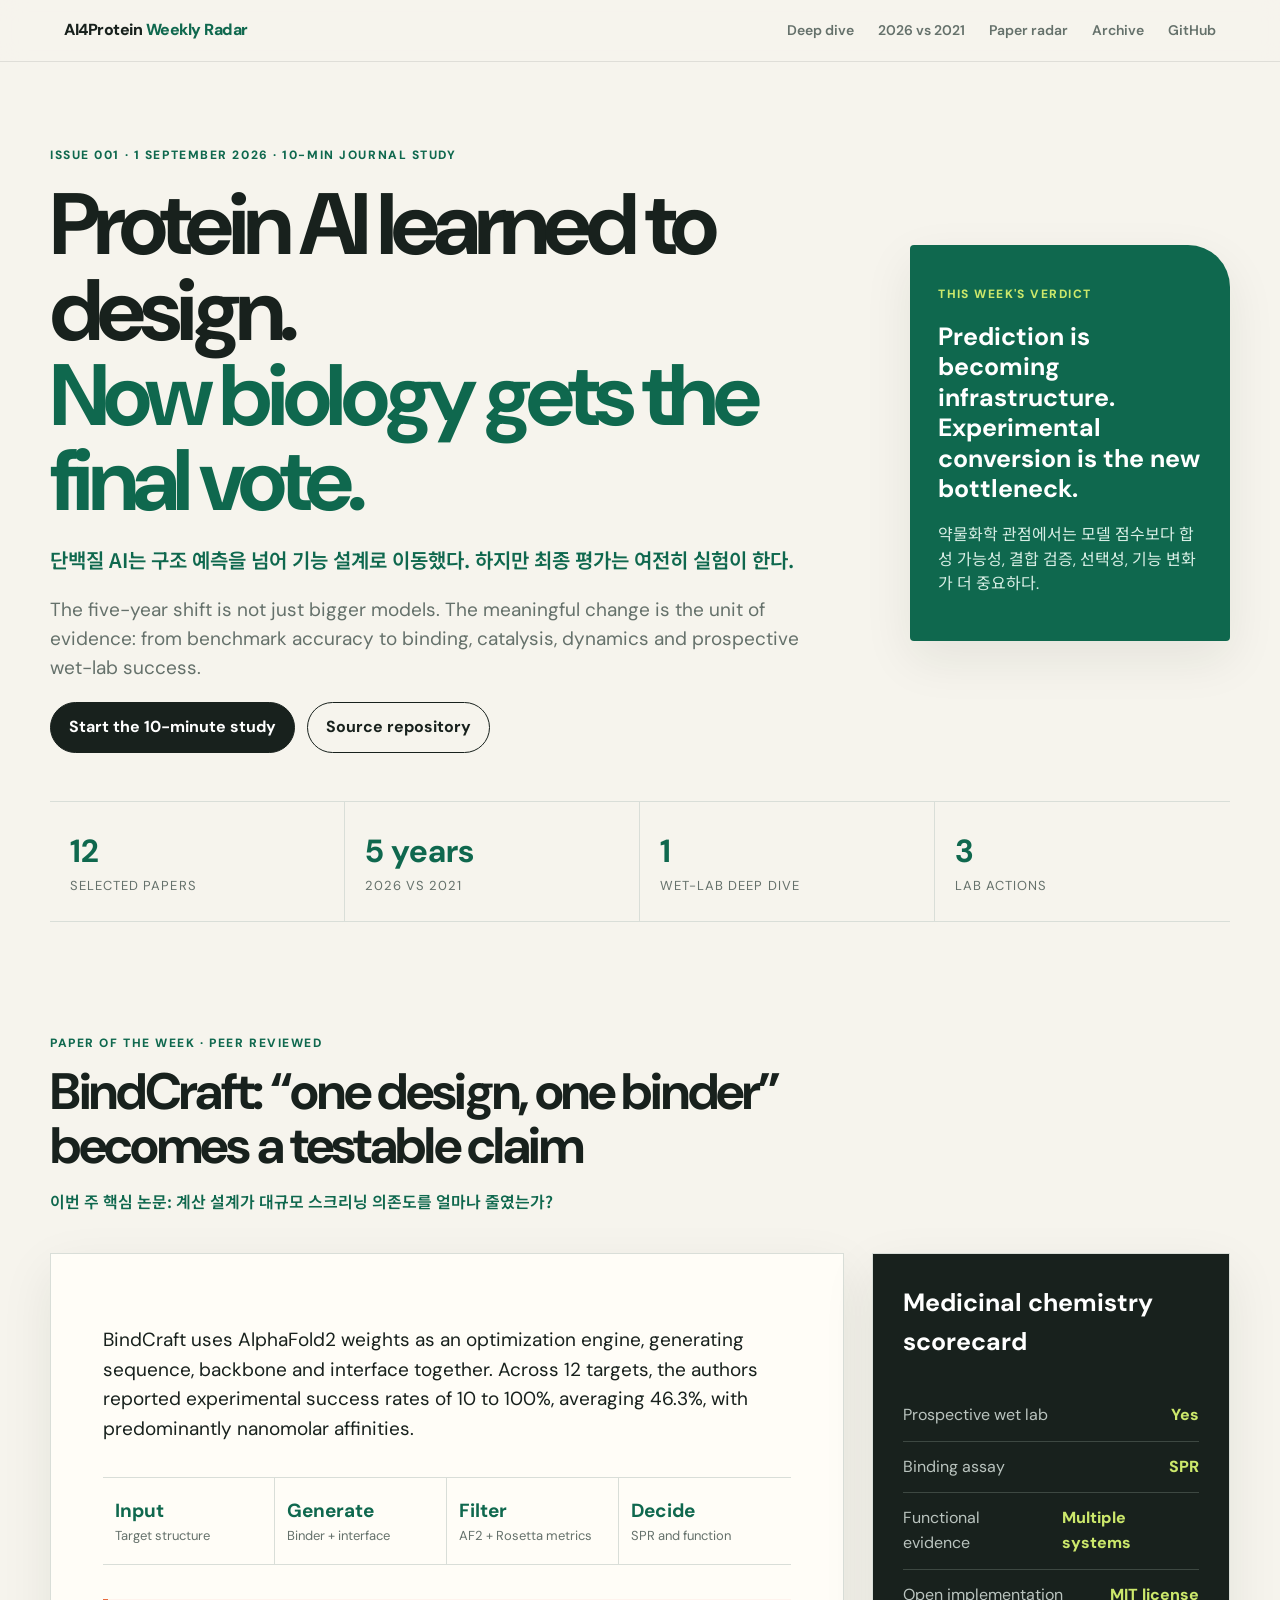
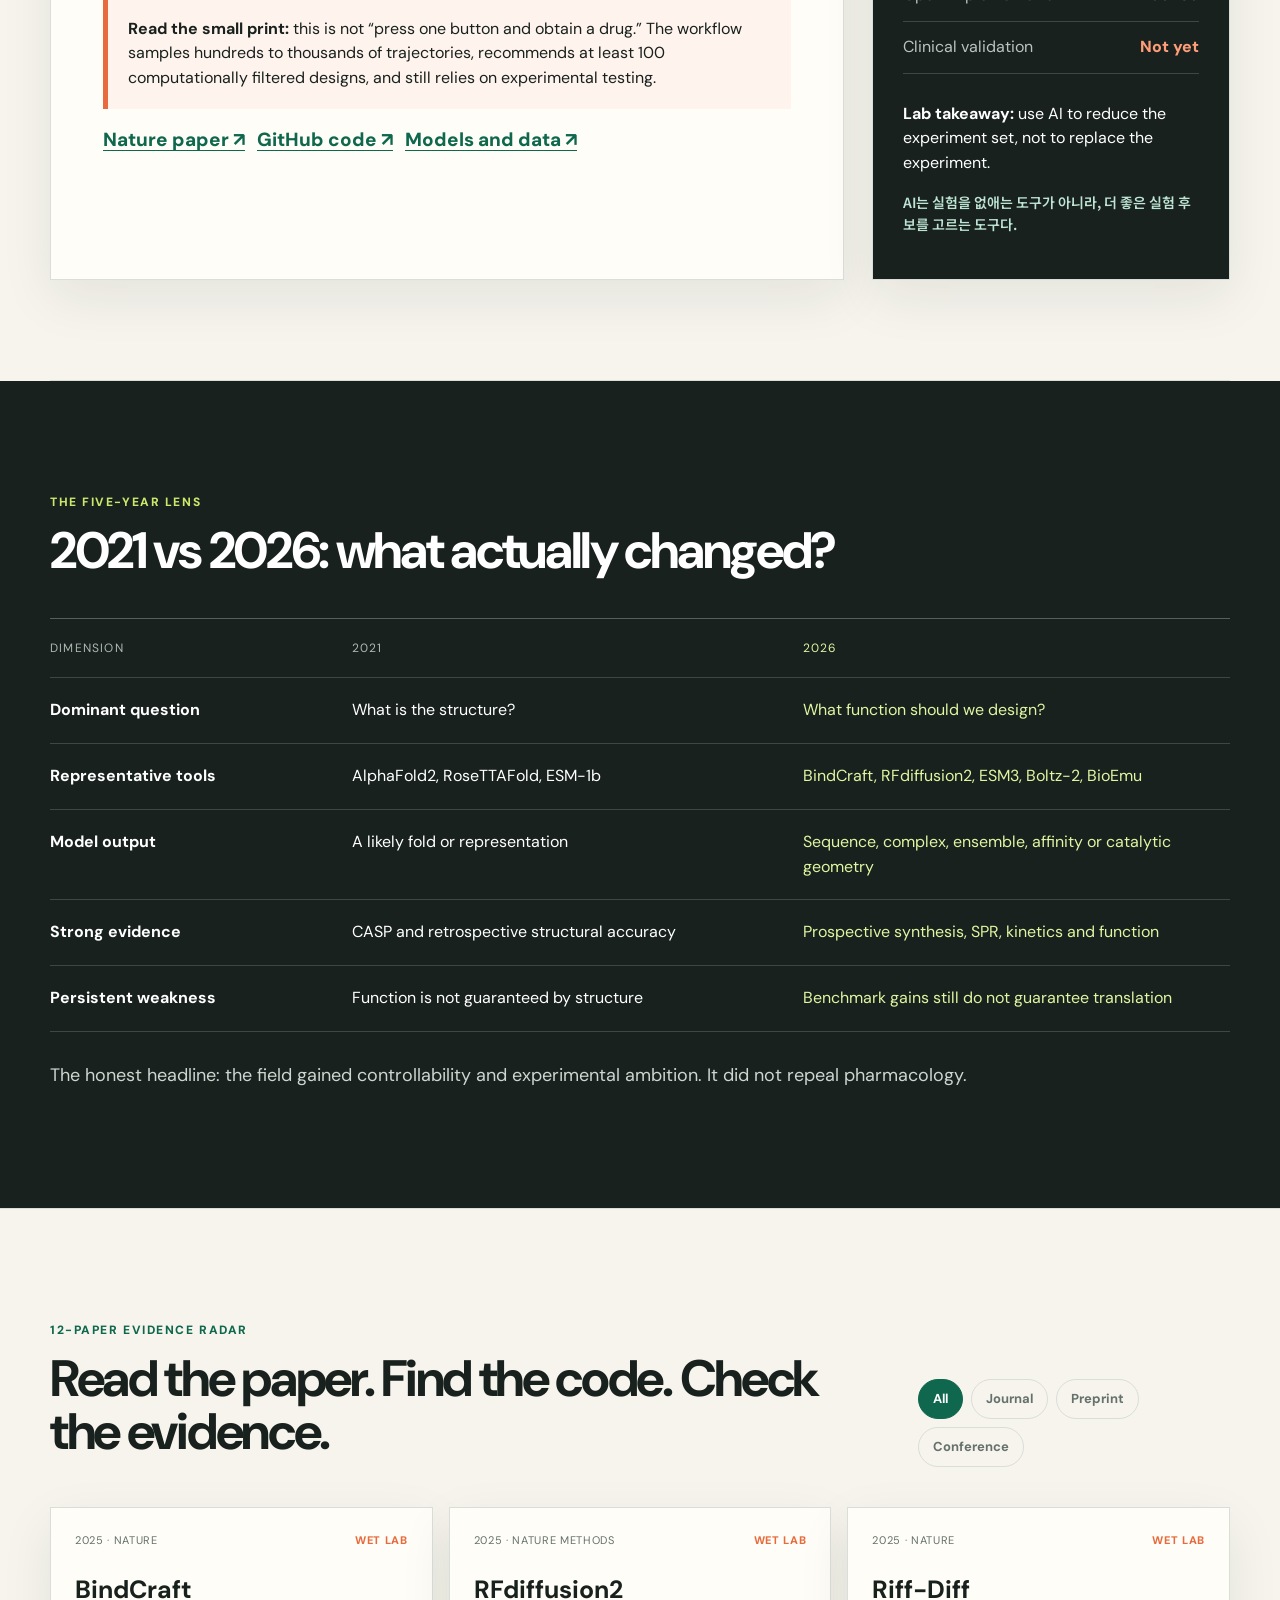
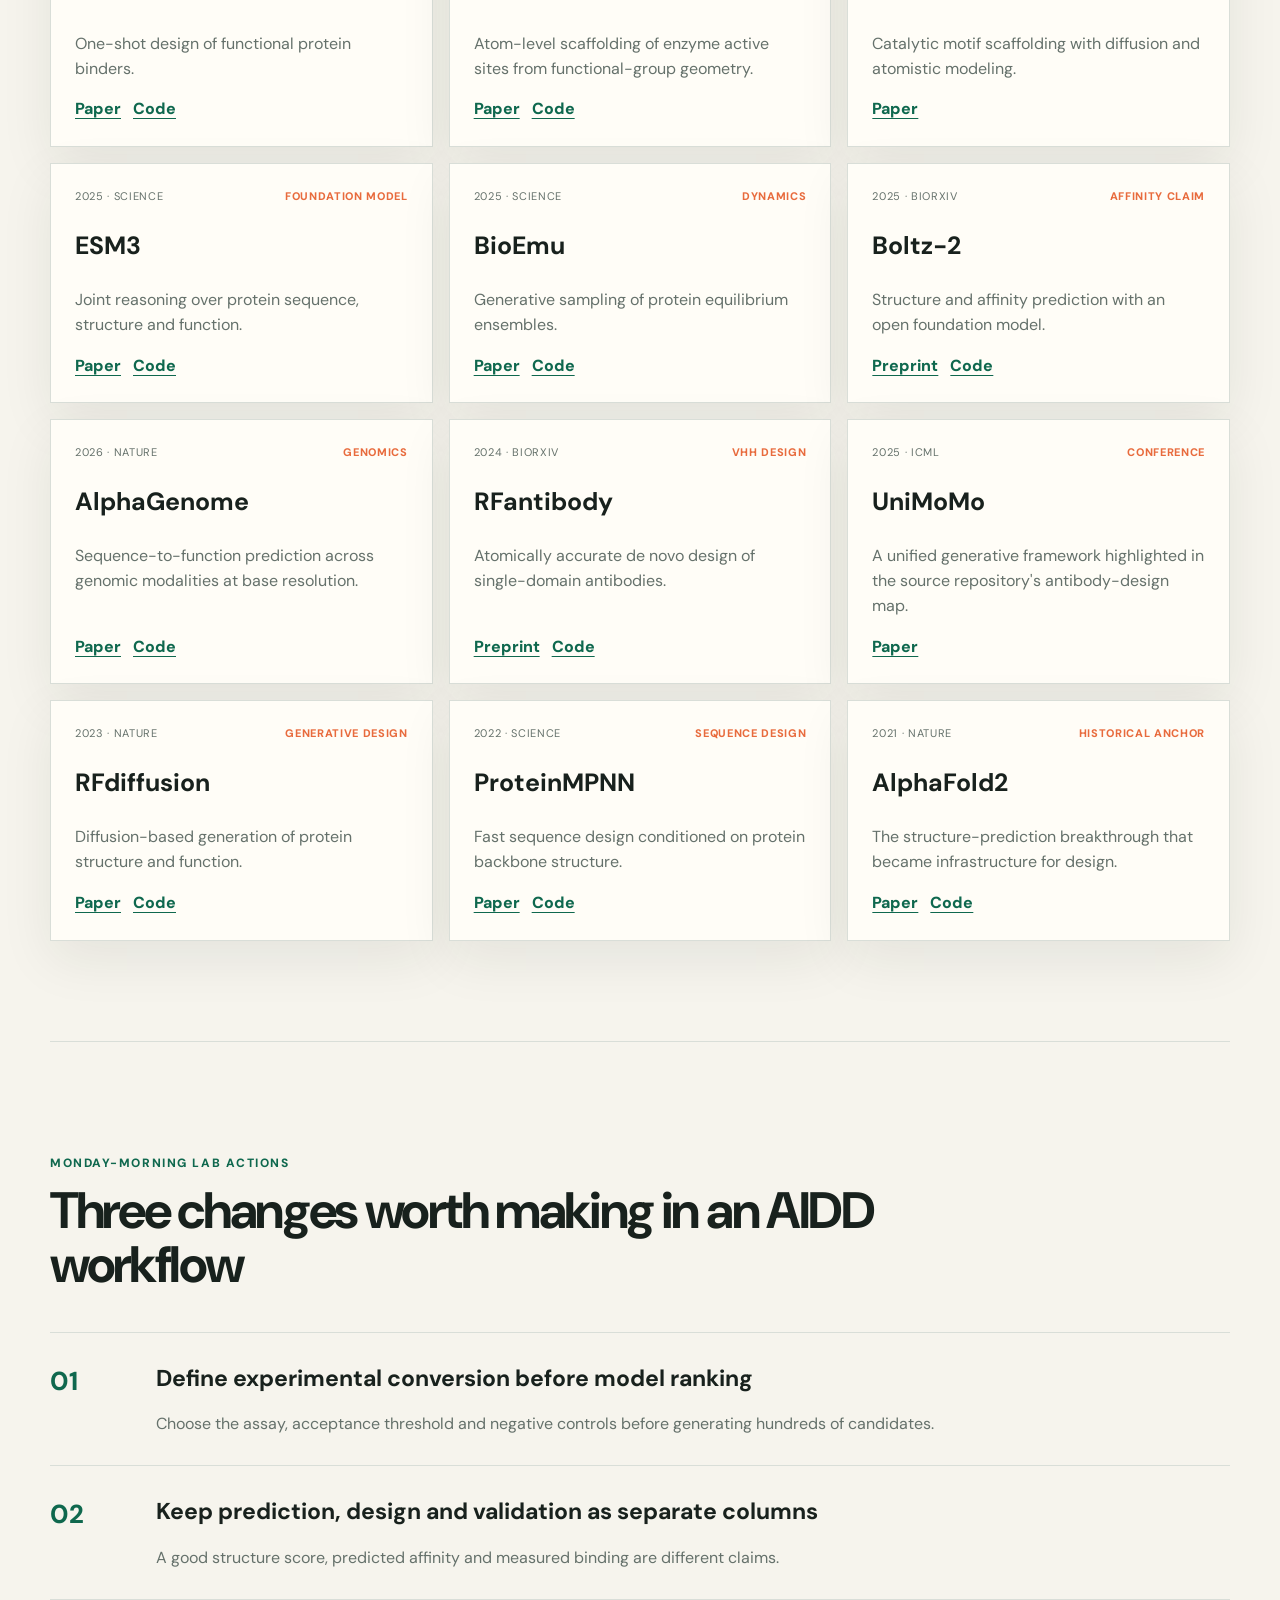
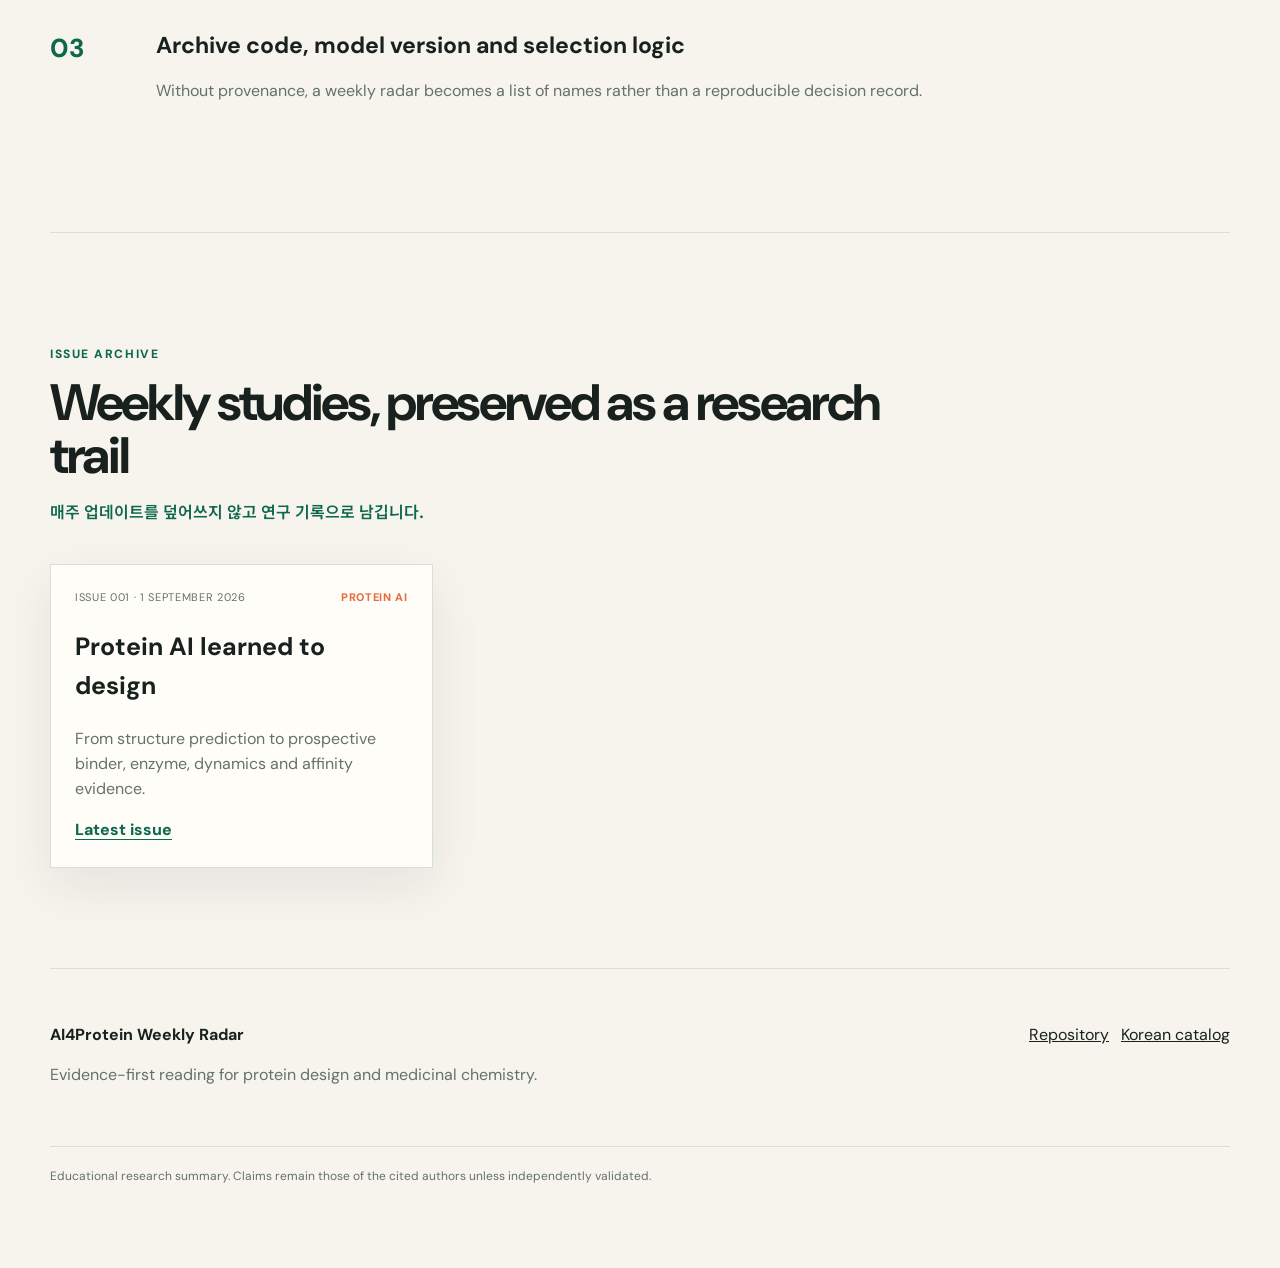
<file: issues/2026-09-01.html>
<!doctype html>
<html lang="en">
<head>
  <meta charset="utf-8">
  <meta name="viewport" content="width=device-width, initial-scale=1">
  <meta name="description" content="A weekly evidence-first journal study on AI for protein science and drug discovery.">
  <title>AI4Protein Weekly Radar</title>
  <link rel="preconnect" href="https://fonts.googleapis.com">
  <link rel="preconnect" href="https://fonts.gstatic.com" crossorigin>
  <link href="https://fonts.googleapis.com/css2?family=DM+Sans:wght@400;500;600;700&family=Noto+Sans+KR:wght@400;500;700&display=swap" rel="stylesheet">
  <link rel="stylesheet" href="../styles.css">
</head>
<body>
  <header class="site-header">
    <a class="brand" href="#top">AI4Protein <span>Weekly Radar</span></a>
    <nav aria-label="Primary navigation">
      <a href="#deep-dive">Deep dive</a>
      <a href="#compare">2026 vs 2021</a>
      <a href="#radar">Paper radar</a>
      <a href="../index.html#archive">Archive</a>
      <a href="https://github.com/mrfeixiang/AI4protein-kr">GitHub</a>
    </nav>
  </header>

  <main id="top">
    <section class="hero">
      <div class="hero-copy">
        <p class="eyebrow">ISSUE 001 · 1 SEPTEMBER 2026 · 10-MIN JOURNAL STUDY</p>
        <h1>Protein AI learned to design.<br><span>Now biology gets the final vote.</span></h1>
        <p class="hero-ko">단백질 AI는 구조 예측을 넘어 기능 설계로 이동했다. 하지만 최종 평가는 여전히 실험이 한다.</p>
        <p class="lede">The five-year shift is not just bigger models. The meaningful change is the unit of evidence: from benchmark accuracy to binding, catalysis, dynamics and prospective wet-lab success.</p>
        <div class="hero-actions">
          <a class="button primary" href="#deep-dive">Start the 10-minute study</a>
          <a class="button ghost" href="https://github.com/mrfeixiang/AI4protein-kr">Source repository</a>
        </div>
      </div>
      <aside class="hero-note" aria-label="This week's verdict">
        <p class="note-label">THIS WEEK'S VERDICT</p>
        <strong>Prediction is becoming infrastructure. Experimental conversion is the new bottleneck.</strong>
        <p>약물화학 관점에서는 모델 점수보다 합성 가능성, 결합 검증, 선택성, 기능 변화가 더 중요하다.</p>
      </aside>
    </section>

    <section class="numbers" aria-label="Issue overview">
      <div><strong>12</strong><span>selected papers</span></div>
      <div><strong>5 years</strong><span>2026 vs 2021</span></div>
      <div><strong>1</strong><span>wet-lab deep dive</span></div>
      <div><strong>3</strong><span>lab actions</span></div>
    </section>

    <section id="deep-dive" class="section">
      <div class="section-heading">
        <p class="eyebrow">PAPER OF THE WEEK · PEER REVIEWED</p>
        <h2>BindCraft: “one design, one binder” becomes a testable claim</h2>
        <p class="section-ko">이번 주 핵심 논문: 계산 설계가 대규모 스크리닝 의존도를 얼마나 줄였는가?</p>
      </div>

      <div class="deep-grid">
        <article class="feature">
          <p>BindCraft uses AlphaFold2 weights as an optimization engine, generating sequence, backbone and interface together. Across 12 targets, the authors reported experimental success rates of 10 to 100%, averaging 46.3%, with predominantly nanomolar affinities.</p>
          <div class="evidence-strip">
            <div><b>Input</b><span>Target structure</span></div>
            <div><b>Generate</b><span>Binder + interface</span></div>
            <div><b>Filter</b><span>AF2 + Rosetta metrics</span></div>
            <div><b>Decide</b><span>SPR and function</span></div>
          </div>
          <p class="caution"><b>Read the small print:</b> this is not “press one button and obtain a drug.” The workflow samples hundreds to thousands of trajectories, recommends at least 100 computationally filtered designs, and still relies on experimental testing.</p>
          <div class="link-row">
            <a href="https://www.nature.com/articles/s41586-025-09429-6">Nature paper ↗</a>
            <a href="https://github.com/martinpacesa/BindCraft">GitHub code ↗</a>
            <a href="https://doi.org/10.5281/zenodo.14249738">Models and data ↗</a>
          </div>
        </article>

        <aside class="scorecard">
          <h3>Medicinal chemistry scorecard</h3>
          <dl>
            <div><dt>Prospective wet lab</dt><dd class="yes">Yes</dd></div>
            <div><dt>Binding assay</dt><dd class="yes">SPR</dd></div>
            <div><dt>Functional evidence</dt><dd class="yes">Multiple systems</dd></div>
            <div><dt>Open implementation</dt><dd class="yes">MIT license</dd></div>
            <div><dt>Clinical validation</dt><dd class="no">Not yet</dd></div>
          </dl>
          <p><b>Lab takeaway:</b> use AI to reduce the experiment set, not to replace the experiment.</p>
          <p class="section-ko">AI는 실험을 없애는 도구가 아니라, 더 좋은 실험 후보를 고르는 도구다.</p>
        </aside>
      </div>
    </section>

    <section id="compare" class="section compare-section">
      <div class="section-heading">
        <p class="eyebrow">THE FIVE-YEAR LENS</p>
        <h2>2021 vs 2026: what actually changed?</h2>
      </div>
      <div class="comparison" role="table" aria-label="2021 versus 2026 comparison">
        <div class="comparison-row header" role="row">
          <span role="columnheader">Dimension</span><span role="columnheader">2021</span><span role="columnheader">2026</span>
        </div>
        <div class="comparison-row" role="row">
          <b role="cell">Dominant question</b><span role="cell">What is the structure?</span><span role="cell">What function should we design?</span>
        </div>
        <div class="comparison-row" role="row">
          <b role="cell">Representative tools</b><span role="cell">AlphaFold2, RoseTTAFold, ESM-1b</span><span role="cell">BindCraft, RFdiffusion2, ESM3, Boltz-2, BioEmu</span>
        </div>
        <div class="comparison-row" role="row">
          <b role="cell">Model output</b><span role="cell">A likely fold or representation</span><span role="cell">Sequence, complex, ensemble, affinity or catalytic geometry</span>
        </div>
        <div class="comparison-row" role="row">
          <b role="cell">Strong evidence</b><span role="cell">CASP and retrospective structural accuracy</span><span role="cell">Prospective synthesis, SPR, kinetics and function</span>
        </div>
        <div class="comparison-row" role="row">
          <b role="cell">Persistent weakness</b><span role="cell">Function is not guaranteed by structure</span><span role="cell">Benchmark gains still do not guarantee translation</span>
        </div>
      </div>
      <p class="compare-foot">The honest headline: the field gained controllability and experimental ambition. It did not repeal pharmacology.</p>
    </section>

    <section id="radar" class="section">
      <div class="section-heading radar-heading">
        <div>
          <p class="eyebrow">12-PAPER EVIDENCE RADAR</p>
          <h2>Read the paper. Find the code. Check the evidence.</h2>
        </div>
        <div class="filters" aria-label="Filter papers">
          <button class="filter active" data-filter="all">All</button>
          <button class="filter" data-filter="journal">Journal</button>
          <button class="filter" data-filter="preprint">Preprint</button>
          <button class="filter" data-filter="conference">Conference</button>
        </div>
      </div>

      <div class="paper-grid">
        <article class="paper-card" data-type="journal">
          <div class="paper-meta"><span>2025 · Nature</span><em>Wet lab</em></div>
          <h3>BindCraft</h3><p>One-shot design of functional protein binders.</p>
          <div class="card-links"><a href="https://www.nature.com/articles/s41586-025-09429-6">Paper</a><a href="https://github.com/martinpacesa/BindCraft">Code</a></div>
        </article>
        <article class="paper-card" data-type="journal">
          <div class="paper-meta"><span>2025 · Nature Methods</span><em>Wet lab</em></div>
          <h3>RFdiffusion2</h3><p>Atom-level scaffolding of enzyme active sites from functional-group geometry.</p>
          <div class="card-links"><a href="https://www.nature.com/articles/s41592-025-02975-x">Paper</a><a href="https://github.com/RosettaCommons/RFdiffusion2">Code</a></div>
        </article>
        <article class="paper-card" data-type="journal">
          <div class="paper-meta"><span>2025 · Nature</span><em>Wet lab</em></div>
          <h3>Riff-Diff</h3><p>Catalytic motif scaffolding with diffusion and atomistic modeling.</p>
          <div class="card-links"><a href="https://www.nature.com/articles/s41586-025-09747-9">Paper</a></div>
        </article>
        <article class="paper-card" data-type="journal">
          <div class="paper-meta"><span>2025 · Science</span><em>Foundation model</em></div>
          <h3>ESM3</h3><p>Joint reasoning over protein sequence, structure and function.</p>
          <div class="card-links"><a href="https://www.science.org/doi/10.1126/science.ads0018">Paper</a><a href="https://github.com/evolutionaryscale/esm">Code</a></div>
        </article>
        <article class="paper-card" data-type="journal">
          <div class="paper-meta"><span>2025 · Science</span><em>Dynamics</em></div>
          <h3>BioEmu</h3><p>Generative sampling of protein equilibrium ensembles.</p>
          <div class="card-links"><a href="https://www.science.org/doi/10.1126/science.adv9817">Paper</a><a href="https://github.com/microsoft/bioemu">Code</a></div>
        </article>
        <article class="paper-card" data-type="preprint">
          <div class="paper-meta"><span>2025 · bioRxiv</span><em>Affinity claim</em></div>
          <h3>Boltz-2</h3><p>Structure and affinity prediction with an open foundation model.</p>
          <div class="card-links"><a href="https://www.biorxiv.org/content/10.1101/2025.06.14.659707">Preprint</a><a href="https://github.com/jwohlwend/boltz">Code</a></div>
        </article>
        <article class="paper-card" data-type="journal">
          <div class="paper-meta"><span>2026 · Nature</span><em>Genomics</em></div>
          <h3>AlphaGenome</h3><p>Sequence-to-function prediction across genomic modalities at base resolution.</p>
          <div class="card-links"><a href="https://www.nature.com/articles/s41586-025-10014-0">Paper</a><a href="https://github.com/google-deepmind/alphagenome">Code</a></div>
        </article>
        <article class="paper-card" data-type="preprint">
          <div class="paper-meta"><span>2024 · bioRxiv</span><em>VHH design</em></div>
          <h3>RFantibody</h3><p>Atomically accurate de novo design of single-domain antibodies.</p>
          <div class="card-links"><a href="https://www.biorxiv.org/content/10.1101/2024.03.14.585103">Preprint</a><a href="https://github.com/RosettaCommons/RFantibody">Code</a></div>
        </article>
        <article class="paper-card" data-type="conference">
          <div class="paper-meta"><span>2025 · ICML</span><em>Conference</em></div>
          <h3>UniMoMo</h3><p>A unified generative framework highlighted in the source repository's antibody-design map.</p>
          <div class="card-links"><a href="https://openreview.net/pdf?id=KUN7A7Okb6">Paper</a></div>
        </article>
        <article class="paper-card" data-type="journal">
          <div class="paper-meta"><span>2023 · Nature</span><em>Generative design</em></div>
          <h3>RFdiffusion</h3><p>Diffusion-based generation of protein structure and function.</p>
          <div class="card-links"><a href="https://www.nature.com/articles/s41586-023-06415-8">Paper</a><a href="https://github.com/RosettaCommons/RFdiffusion">Code</a></div>
        </article>
        <article class="paper-card" data-type="journal">
          <div class="paper-meta"><span>2022 · Science</span><em>Sequence design</em></div>
          <h3>ProteinMPNN</h3><p>Fast sequence design conditioned on protein backbone structure.</p>
          <div class="card-links"><a href="https://www.science.org/doi/10.1126/science.add2187">Paper</a><a href="https://github.com/dauparas/ProteinMPNN">Code</a></div>
        </article>
        <article class="paper-card" data-type="journal">
          <div class="paper-meta"><span>2021 · Nature</span><em>Historical anchor</em></div>
          <h3>AlphaFold2</h3><p>The structure-prediction breakthrough that became infrastructure for design.</p>
          <div class="card-links"><a href="https://www.nature.com/articles/s41586-021-03819-2">Paper</a><a href="https://github.com/google-deepmind/alphafold">Code</a></div>
        </article>
      </div>
    </section>

    <section class="section actions-section">
      <div class="section-heading">
        <p class="eyebrow">MONDAY-MORNING LAB ACTIONS</p>
        <h2>Three changes worth making in an AIDD workflow</h2>
      </div>
      <ol class="actions-list">
        <li><span>01</span><div><h3>Define experimental conversion before model ranking</h3><p>Choose the assay, acceptance threshold and negative controls before generating hundreds of candidates.</p></div></li>
        <li><span>02</span><div><h3>Keep prediction, design and validation as separate columns</h3><p>A good structure score, predicted affinity and measured binding are different claims.</p></div></li>
        <li><span>03</span><div><h3>Archive code, model version and selection logic</h3><p>Without provenance, a weekly radar becomes a list of names rather than a reproducible decision record.</p></div></li>
      </ol>
    </section>
    <section id="archive" class="section">
      <div class="section-heading">
        <p class="eyebrow">ISSUE ARCHIVE</p>
        <h2>Weekly studies, preserved as a research trail</h2>
        <p class="section-ko">매주 업데이트를 덮어쓰지 않고 연구 기록으로 남깁니다.</p>
      </div>
      <div class="paper-grid">
        <article class="paper-card">
          <div class="paper-meta"><span>Issue 001 · 1 September 2026</span><em>Protein AI</em></div>
          <h3>Protein AI learned to design</h3>
          <p>From structure prediction to prospective binder, enzyme, dynamics and affinity evidence.</p>
          <div class="card-links"><a href="../index.html">Latest issue</a></div>
        </article>
      </div>
    </section>
  </main>

  <footer>
    <div><b>AI4Protein Weekly Radar</b><p>Evidence-first reading for protein design and medicinal chemistry.</p></div>
    <div class="footer-links"><a href="https://github.com/mrfeixiang/AI4protein-kr">Repository</a><a href="https://github.com/mrfeixiang/AI4protein-kr/blob/main/README.md">Korean catalog</a></div>
    <p class="disclaimer">Educational research summary. Claims remain those of the cited authors unless independently validated.</p>
  </footer>
  <script src="../app.js"></script>
</body>
</html>
</file>
<file: styles.css>
:root {
  --ink: #18211d;
  --muted: #65716b;
  --paper: #f6f4ed;
  --card: #fffdf7;
  --line: #d9ded8;
  --green: #0f684e;
  --lime: #cce86b;
  --orange: #e86b3d;
  --blue: #5077c8;
  --shadow: 0 18px 50px rgba(24, 33, 29, .08);
}
* { box-sizing: border-box; }
html { scroll-behavior: smooth; }
body {
  margin: 0;
  color: var(--ink);
  background: var(--paper);
  font-family: "DM Sans", "Noto Sans KR", sans-serif;
  line-height: 1.55;
}
a { color: inherit; }
.site-header {
  position: sticky; top: 0; z-index: 20;
  display: flex; align-items: center; justify-content: space-between;
  padding: 18px clamp(22px, 5vw, 76px);
  background: rgba(246, 244, 237, .92);
  border-bottom: 1px solid rgba(24, 33, 29, .1);
  backdrop-filter: blur(12px);
}
.brand { text-decoration: none; font-weight: 800; letter-spacing: -.03em; }
.brand span { color: var(--green); }
nav { display: flex; gap: 24px; }
nav a { color: var(--muted); font-size: 14px; text-decoration: none; font-weight: 600; }
nav a:hover { color: var(--green); }
main, footer { width: min(1180px, calc(100% - 40px)); margin: 0 auto; }
.hero {
  min-height: 660px; display: grid; grid-template-columns: 1.65fr .65fr;
  gap: 48px; align-items: center; padding: 72px 0 48px;
}
.eyebrow { color: var(--green); font-size: 12px; font-weight: 800; letter-spacing: .13em; text-transform: uppercase; }
h1 { margin: 18px 0 20px; max-width: 880px; font-size: clamp(46px, 6.8vw, 88px); line-height: .98; letter-spacing: -.065em; }
h1 span { color: var(--green); }
.hero-ko, .section-ko { color: var(--green); font-family: "Noto Sans KR", sans-serif; font-weight: 600; }
.hero-ko { max-width: 760px; font-size: 20px; }
.lede { max-width: 760px; color: var(--muted); font-size: 19px; }
.hero-actions, .link-row, .card-links, .footer-links { display: flex; flex-wrap: wrap; gap: 12px; }
.button {
  display: inline-flex; padding: 12px 18px; border: 1px solid var(--ink);
  border-radius: 999px; text-decoration: none; font-weight: 700;
}
.button.primary { background: var(--ink); color: white; }
.button.ghost:hover { background: white; }
.hero-note {
  padding: 28px; background: var(--green); color: white;
  border-radius: 4px 42px 4px 4px; box-shadow: var(--shadow);
}
.note-label { color: var(--lime); font-size: 12px; letter-spacing: .12em; font-weight: 800; }
.hero-note strong { display: block; margin: 18px 0; font-size: 25px; line-height: 1.22; }
.hero-note p:last-child { color: #d8eee5; }
.numbers {
  display: grid; grid-template-columns: repeat(4, 1fr); border-block: 1px solid var(--line);
}
.numbers div { padding: 25px 20px; border-right: 1px solid var(--line); }
.numbers div:last-child { border-right: 0; }
.numbers strong, .numbers span { display: block; }
.numbers strong { color: var(--green); font-size: 32px; }
.numbers span { color: var(--muted); font-size: 13px; text-transform: uppercase; letter-spacing: .08em; }
.section { padding: 100px 0; border-bottom: 1px solid var(--line); }
.section-heading { margin-bottom: 40px; }
.section-heading h2 { max-width: 900px; margin: 8px 0; font-size: clamp(34px, 4vw, 56px); line-height: 1.05; letter-spacing: -.045em; }
.deep-grid { display: grid; grid-template-columns: 1.55fr .7fr; gap: 28px; }
.feature, .scorecard, .paper-card {
  background: var(--card); border: 1px solid var(--line); box-shadow: var(--shadow);
}
.feature { padding: clamp(28px, 5vw, 52px); font-size: 19px; }
.evidence-strip { display: grid; grid-template-columns: repeat(4, 1fr); margin: 34px 0; border-block: 1px solid var(--line); }
.evidence-strip div { padding: 18px 12px; border-right: 1px solid var(--line); }
.evidence-strip div:last-child { border-right: 0; }
.evidence-strip b, .evidence-strip span { display: block; }
.evidence-strip b { color: var(--green); }
.evidence-strip span { color: var(--muted); font-size: 13px; }
.caution { padding: 18px 20px; border-left: 5px solid var(--orange); background: #fff3ed; font-size: 16px; }
.link-row a, .card-links a { color: var(--green); font-weight: 800; text-underline-offset: 4px; }
.scorecard { align-self: start; padding: 30px; background: var(--ink); color: white; }
.scorecard h3 { margin-top: 0; font-size: 25px; }
.scorecard dl { margin: 28px 0; }
.scorecard dl div { display: flex; justify-content: space-between; gap: 12px; padding: 13px 0; border-bottom: 1px solid #3d4842; }
.scorecard dt { color: #bac4bf; }
.scorecard dd { margin: 0; font-weight: 800; }
.scorecard .yes { color: var(--lime); }
.scorecard .no { color: #ff9d78; }
.scorecard .section-ko { color: #bde4d4; font-size: 14px; }
.compare-section { background: var(--ink); color: white; margin-inline: calc(50% - 50vw); padding-inline: max(20px, calc((100vw - 1180px) / 2)); }
.compare-section .eyebrow { color: var(--lime); }
.comparison { border-top: 1px solid #54605a; }
.comparison-row { display: grid; grid-template-columns: .65fr 1fr 1fr; gap: 24px; padding: 20px 0; border-bottom: 1px solid #3d4842; }
.comparison-row.header { color: #aeb8b3; font-size: 12px; letter-spacing: .1em; text-transform: uppercase; }
.comparison-row span:last-child { color: #dff6a2; }
.compare-foot { margin-top: 30px; color: #cdd6d1; font-size: 18px; }
.radar-heading { display: flex; justify-content: space-between; align-items: end; gap: 30px; }
.filters { display: flex; flex-wrap: wrap; gap: 8px; }
.filter {
  padding: 9px 14px; border: 1px solid var(--line); border-radius: 999px;
  background: transparent; color: var(--muted); cursor: pointer; font: inherit; font-size: 13px; font-weight: 700;
}
.filter.active, .filter:hover { background: var(--green); border-color: var(--green); color: white; }
.paper-grid { display: grid; grid-template-columns: repeat(3, 1fr); gap: 16px; }
.paper-card { min-height: 230px; padding: 24px; display: flex; flex-direction: column; transition: transform .2s, opacity .2s; }
.paper-card:hover { transform: translateY(-4px); }
.paper-card[hidden] { display: none; }
.paper-meta { display: flex; justify-content: space-between; gap: 10px; color: var(--muted); font-size: 11px; text-transform: uppercase; letter-spacing: .06em; }
.paper-meta em { color: var(--orange); font-style: normal; font-weight: 800; }
.paper-card h3 { margin: 22px 0 6px; font-size: 25px; }
.paper-card p { color: var(--muted); }
.card-links { margin-top: auto; }
.actions-list { margin: 0; padding: 0; list-style: none; }
.actions-list li { display: grid; grid-template-columns: 80px 1fr; gap: 26px; padding: 28px 0; border-top: 1px solid var(--line); }
.actions-list li > span { color: var(--green); font-size: 26px; font-weight: 800; }
.actions-list h3 { margin: 0; font-size: 23px; }
.actions-list p { margin-bottom: 0; color: var(--muted); }
footer { display: grid; grid-template-columns: 1fr auto; gap: 30px; padding: 54px 0 70px; }
footer p { color: var(--muted); }
.disclaimer { grid-column: 1 / -1; padding-top: 20px; border-top: 1px solid var(--line); font-size: 12px; }
@media (max-width: 860px) {
  nav { display: none; }
  .hero, .deep-grid { grid-template-columns: 1fr; }
  .hero { min-height: auto; }
  .numbers { grid-template-columns: repeat(2, 1fr); }
  .numbers div:nth-child(2) { border-right: 0; }
  .paper-grid { grid-template-columns: repeat(2, 1fr); }
  .radar-heading { display: block; }
  .filters { margin-top: 24px; }
}
@media (max-width: 560px) {
  main, footer { width: min(100% - 28px, 1180px); }
  .site-header { padding-inline: 16px; }
  .hero { padding-top: 54px; }
  h1 { font-size: 47px; }
  .numbers, .paper-grid { grid-template-columns: 1fr; }
  .numbers div { border-right: 0; border-bottom: 1px solid var(--line); }
  .evidence-strip { grid-template-columns: repeat(2, 1fr); }
  .comparison-row { grid-template-columns: 1fr; gap: 6px; }
  .comparison-row.header { display: none; }
  .actions-list li { grid-template-columns: 48px 1fr; }
  footer { grid-template-columns: 1fr; }
}
</file>
